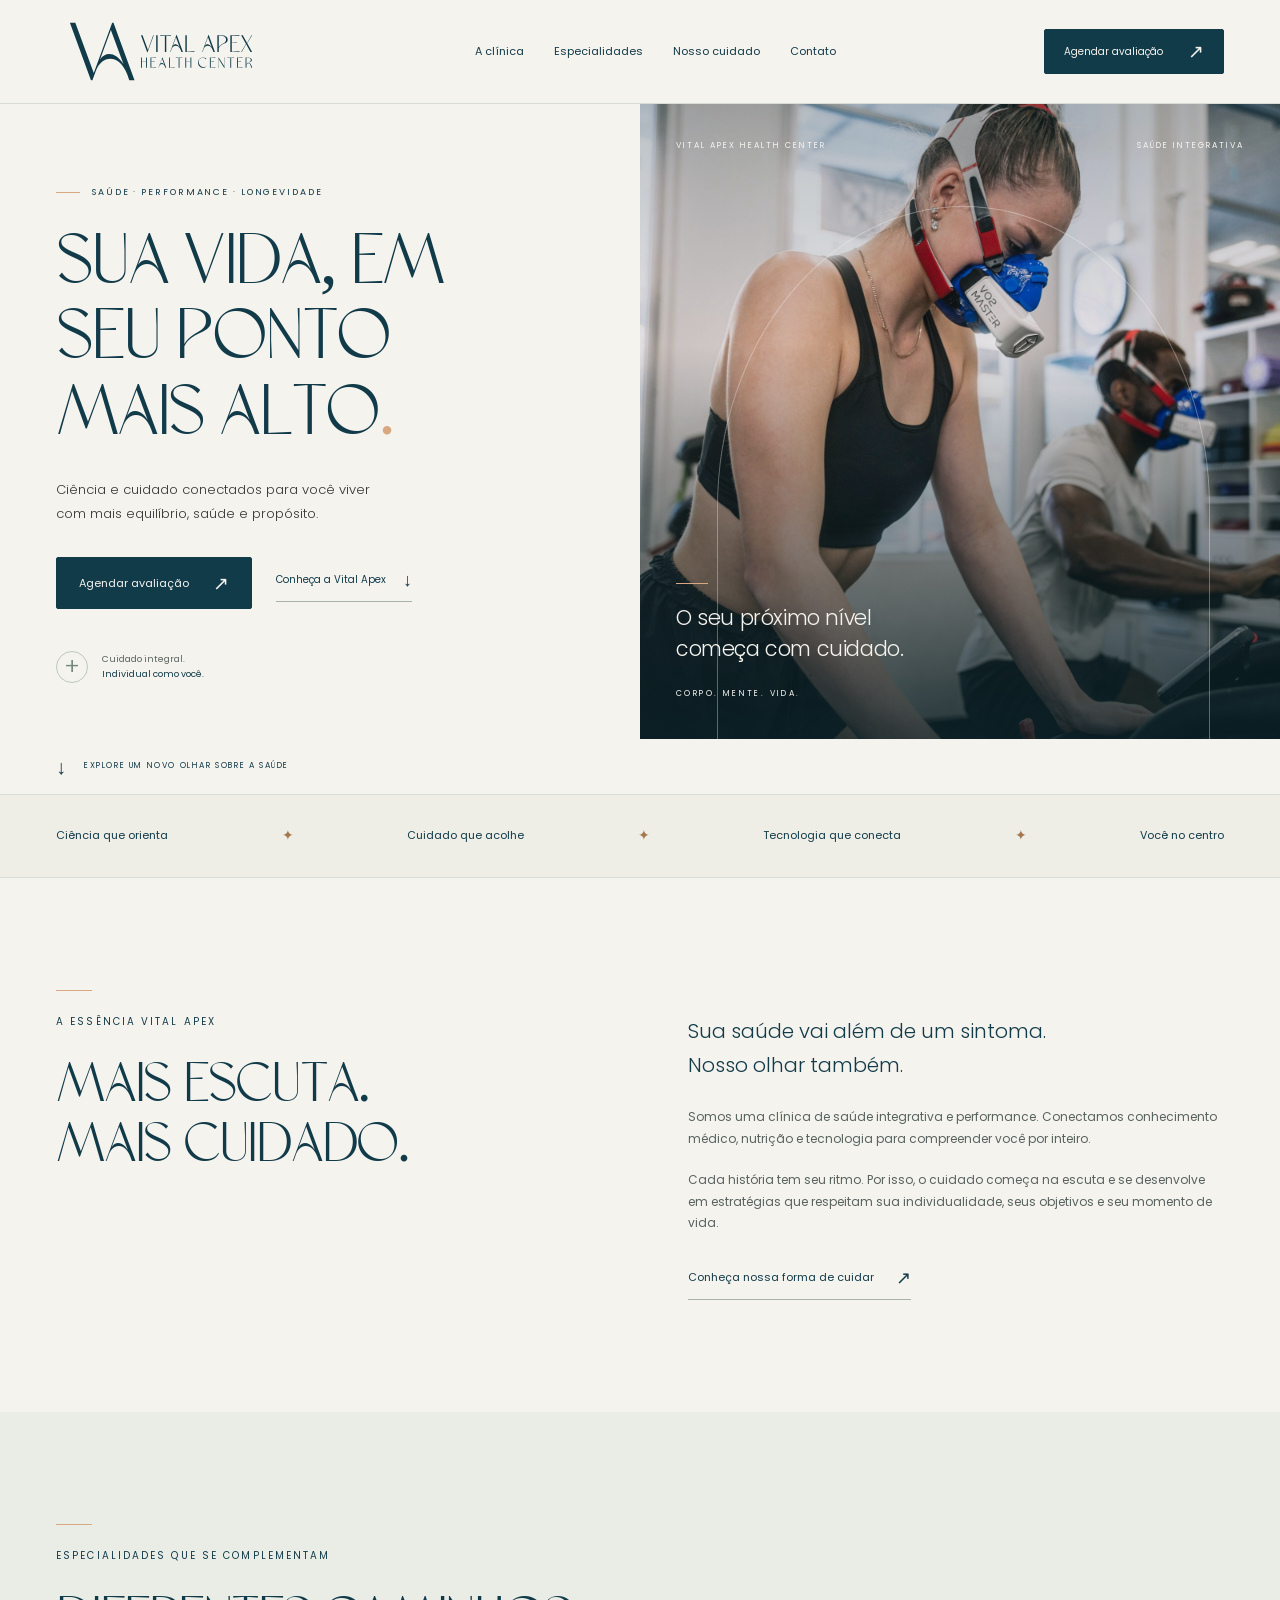
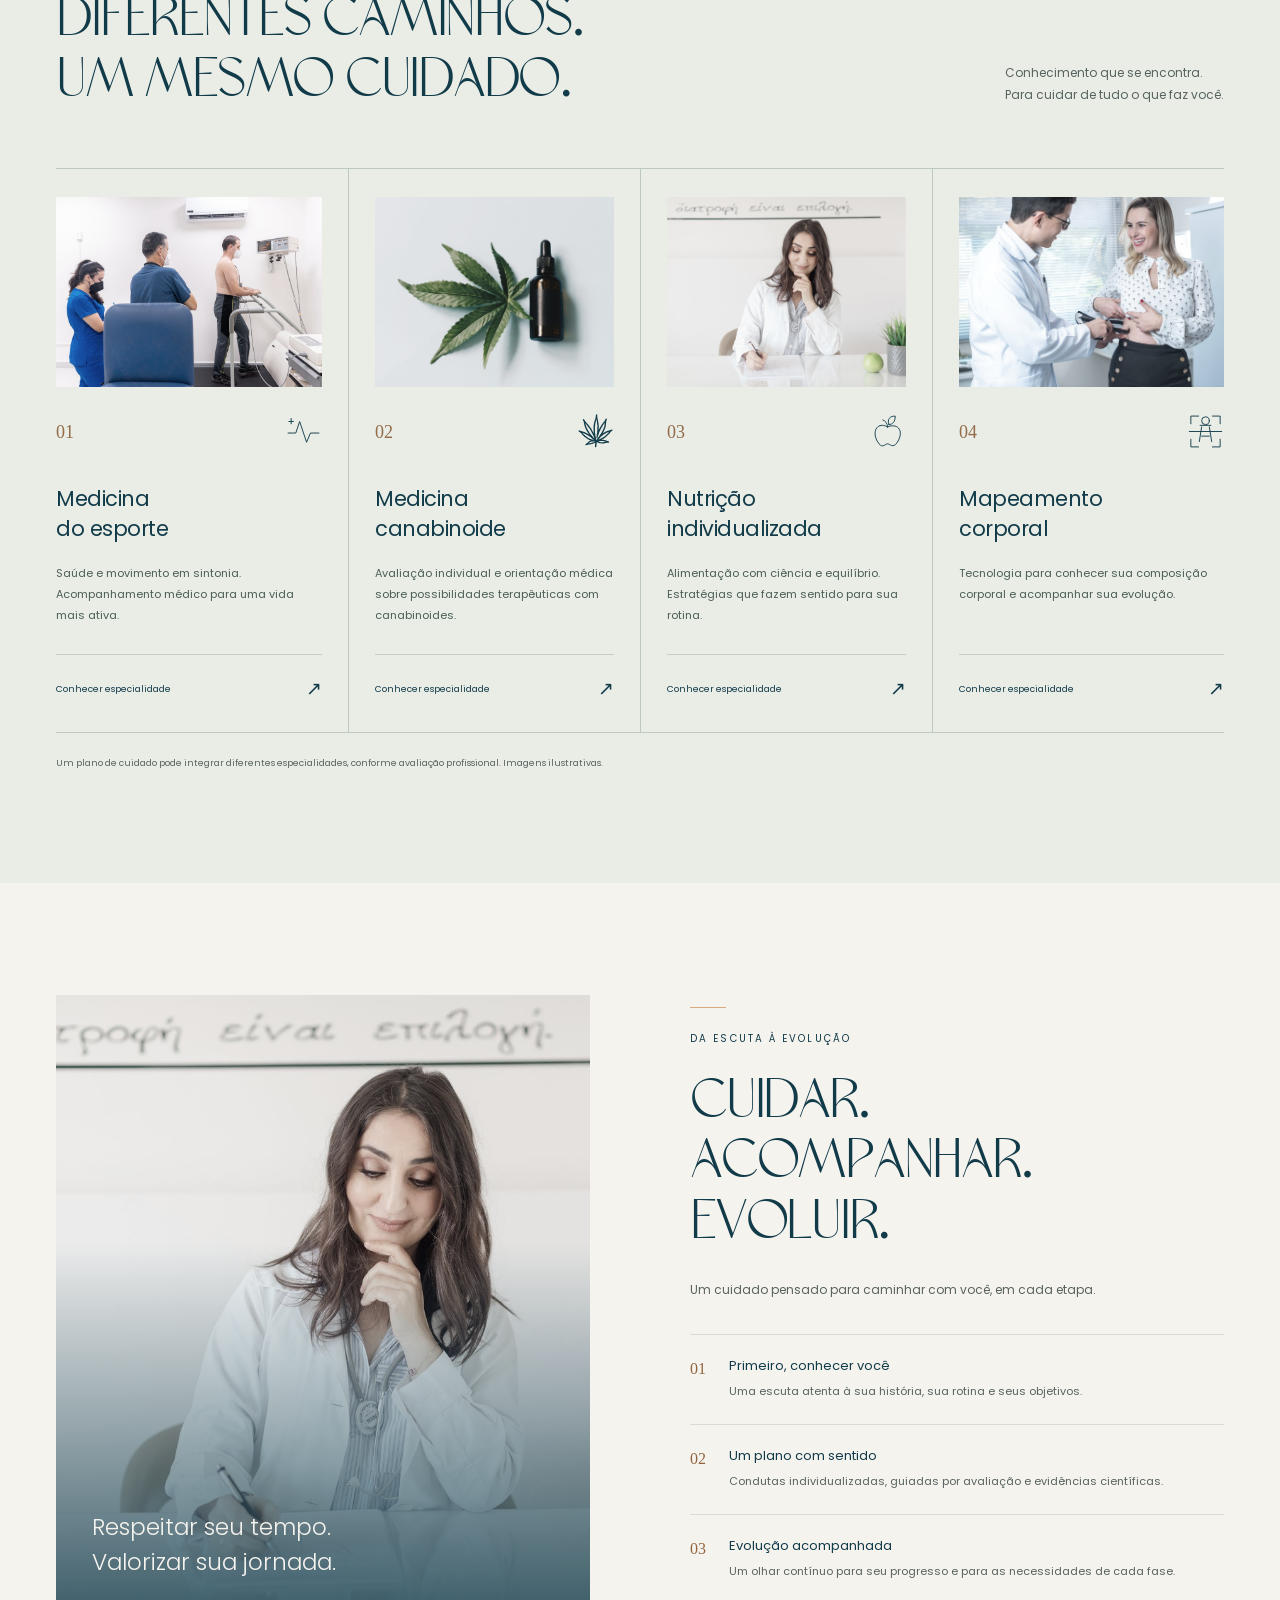
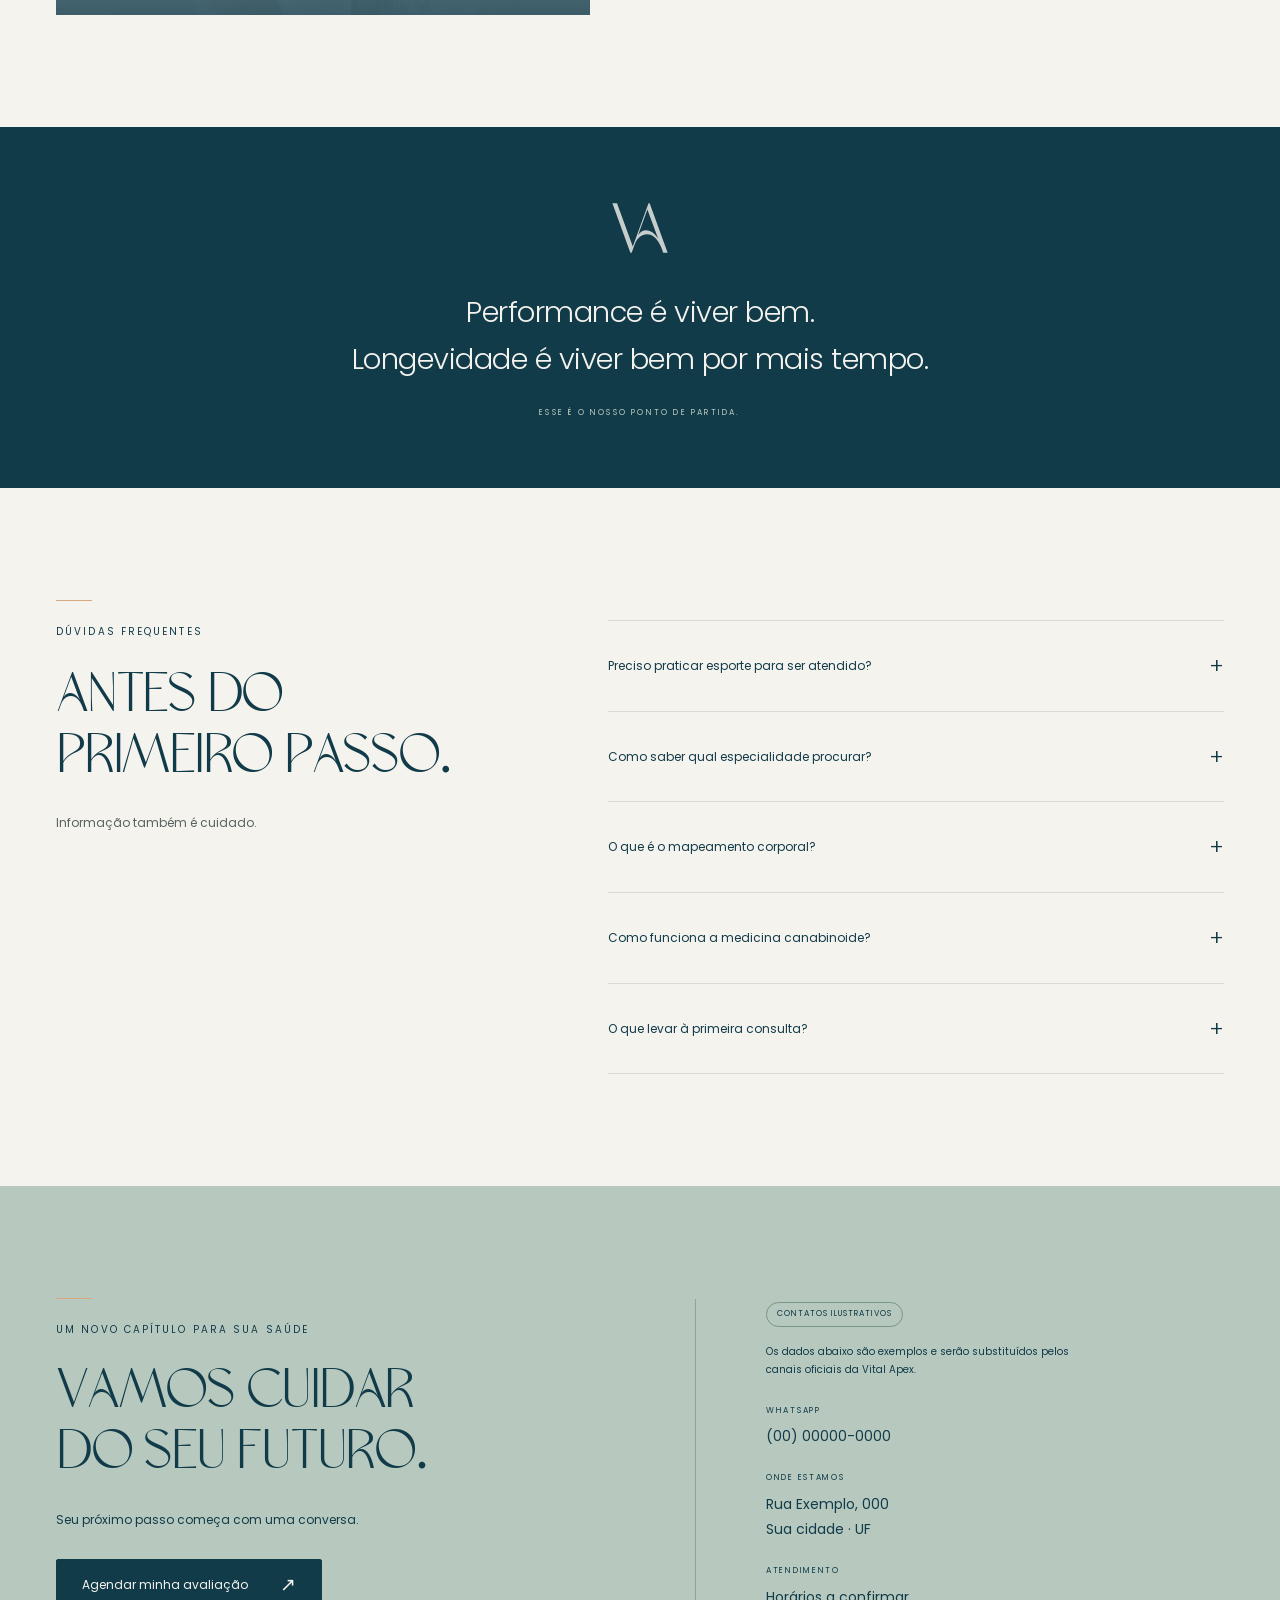
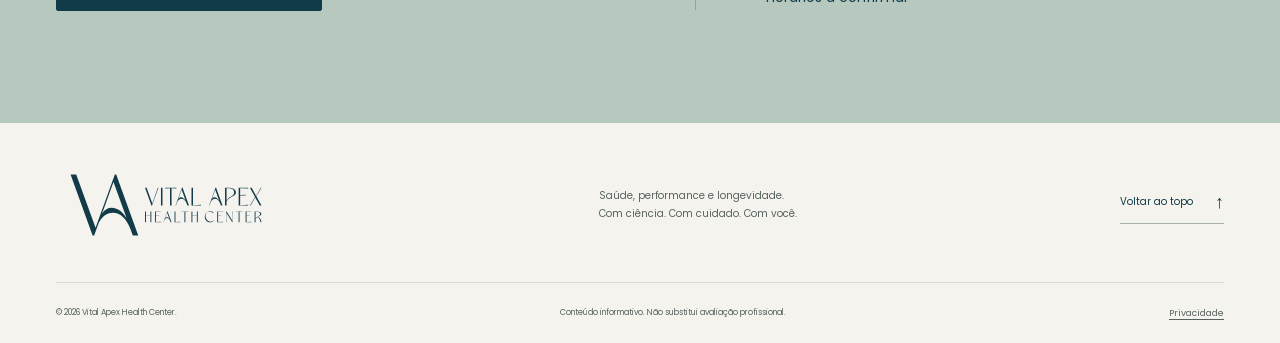
<file: index.html>
<!doctype html>
<html lang="pt-BR">
<head>
  <meta charset="UTF-8">
  <meta name="viewport" content="width=device-width, initial-scale=1">
  <meta name="theme-color" content="#123B4A">
  <meta name="description" content="Vital Apex Health Center. Saúde integrativa, medicina do esporte, medicina canabinoide, nutrição e mapeamento corporal. Ciência e cuidado para viver melhor.">
  <title>Vital Apex — Saúde, performance e longevidade</title>
  <link rel="icon" href="assets/favicon-32.png" type="image/png">
  <link rel="preload" href="assets/amoera-brand.ttf" as="font" type="font/ttf" crossorigin>
  <link rel="preload" href="assets/poppins-regular.ttf" as="font" type="font/ttf" crossorigin>
  <link rel="stylesheet" href="styles.css">
  <script src="script.js" defer></script>
</head>
<body>
  <a class="skip-link" href="#conteudo">Pular para o conteúdo</a>
  <header class="header">
    <div class="container header-inner">
      <a class="brand" href="#inicio" aria-label="Vital Apex, início"><img src="assets/logo-horizontal.svg" width="210" height="86" alt="Vital Apex Health Center"></a>
      <button class="menu-toggle" type="button" aria-expanded="false" aria-controls="navigation" aria-label="Abrir menu"><span></span><span></span></button>
      <nav id="navigation" aria-label="Navegação principal">
        <a href="#filosofia">A clínica</a><a href="#especialidades">Especialidades</a><a href="#cuidado">Nosso cuidado</a><a href="#contato">Contato</a>
      </nav>
      <button class="button header-cta" type="button" data-book>Agendar avaliação <span aria-hidden="true">↗</span></button>
    </div>
  </header>

  <main id="conteudo">
    <section class="hero" id="inicio" aria-labelledby="hero-title">
      <div class="hero-copy">
        <p class="eyebrow"><span></span> SAÚDE · PERFORMANCE · LONGEVIDADE</p>
        <h1 id="hero-title">Sua vida, em<br>seu ponto<br>mais alto<span class="gold">.</span></h1>
        <p class="hero-description">Ciência e cuidado conectados para você viver<br class="desktop-break"> com mais equilíbrio, saúde e propósito.</p>
        <div class="hero-actions"><button class="button" type="button" data-book>Agendar avaliação <span aria-hidden="true">↗</span></button><a class="text-link" href="#filosofia">Conheça a Vital Apex <span aria-hidden="true">↓</span></a></div>
        <div class="hero-note"><span class="small-cross" aria-hidden="true">+</span><p>Cuidado integral.<br><strong>Individual como você.</strong></p></div>
      </div>
      <div class="hero-visual">
        <img class="hero-image" src="assets/esporte-performance-vo2.jpg" alt="Atleta em bicicleta ergométrica com máscara de análise de consumo de oxigênio durante avaliação de performance" width="1600" height="2000" fetchpriority="high">
        <div class="hero-shade"></div><div class="hero-arc" aria-hidden="true"></div>
        <div class="image-topline"><span>VITAL APEX HEALTH CENTER</span><span>SAÚDE INTEGRATIVA</span></div>
        <div class="image-caption"><span class="caption-line"></span><p>O seu próximo nível<br>começa com cuidado.</p><span class="image-coordinate">CORPO. MENTE. VIDA.</span></div>
      </div>
      <a class="scroll-cue" href="#filosofia"><span aria-hidden="true">↓</span> EXPLORE UM NOVO OLHAR SOBRE A SAÚDE</a>
    </section>

    <div class="values-strip" aria-label="Pilares Vital Apex"><div class="container"><span>Ciência que orienta</span><i aria-hidden="true">✦</i><span>Cuidado que acolhe</span><i aria-hidden="true">✦</i><span>Tecnologia que conecta</span><i aria-hidden="true">✦</i><span>Você no centro</span></div></div>

    <section class="intro section container" id="filosofia" aria-labelledby="intro-title">
      <div><p class="eyebrow line">A ESSÊNCIA VITAL APEX</p><h2 id="intro-title">Mais escuta.<br>Mais cuidado.</h2></div>
      <div class="intro-copy"><p class="lead">Sua saúde vai além de um sintoma.<br>Nosso olhar também.</p><p>Somos uma clínica de saúde integrativa e performance. Conectamos conhecimento médico, nutrição e tecnologia para compreender você por inteiro.</p><p>Cada história tem seu ritmo. Por isso, o cuidado começa na escuta e se desenvolve em estratégias que respeitam sua individualidade, seus objetivos e seu momento de vida.</p><a class="text-link" href="#cuidado">Conheça nossa forma de cuidar <span aria-hidden="true">↗</span></a></div>
    </section>

    <section class="specialties section" id="especialidades" aria-labelledby="specialties-title">
      <div class="container"><div class="section-heading"><div><p class="eyebrow line">ESPECIALIDADES QUE SE COMPLEMENTAM</p><h2 id="specialties-title">Diferentes caminhos.<br>Um mesmo cuidado.</h2></div><p>Conhecimento que se encontra.<br>Para cuidar de tudo o que faz você.</p></div>
      <div class="specialty-grid">
        <article class="specialty"><img class="specialty-photo" src="assets/esporte-avaliacao-medica.jpg" alt="Equipe médica monitorando paciente na esteira durante teste de esforço" width="600" height="450" loading="lazy"><div class="card-top"><span class="number">01</span><svg viewBox="0 0 48 48" fill="none" aria-hidden="true"><path d="M4 26h10l5-15 9 27 5-12h11M8 7v7m-3-3h6"/></svg></div><h3>Medicina<br>do esporte</h3><p>Saúde e movimento em sintonia. Acompanhamento médico para uma vida mais ativa.</p><button class="specialty-more" type="button" data-specialty="esporte">Conhecer especialidade <span aria-hidden="true">↗</span></button></article>
        <article class="specialty"><img class="specialty-photo" src="assets/cannabis-medicinal-claro.jpg" alt="Folha de cannabis e frasco com conta-gotas sobre fundo claro, referência à medicina canabinoide" width="600" height="450" loading="lazy"><div class="card-top"><span class="number">02</span><svg viewBox="-18 -18 636 676.187" fill="none" aria-hidden="true"><path vector-effect="non-scaling-stroke" d="M300.179 586.001c5.449-32.732 7.49-77.446 3.821-77.446-.944 0-4.725 1.926-8.403 4.279-8.827 5.649-31.671 17.742-33.515 17.742-.799 0-1.897-.794-2.44-1.765-.834-1.49-2.655-.92-11.683 3.654-9.363 4.744-11.022 5.244-13.32 4.014-2.265-1.212-3.805-.839-11.233 2.72-9.454 4.531-10.587 4.759-13.765 2.774-1.768-1.104-3.088-.813-7.228 1.591-8.22 4.774-10.077 5.03-10.96 1.514-.416-1.658-1.085-2.834-1.487-2.614-6.887 3.763-13.382 5.962-18.116 6.133-6.595.238-13.432 2.224-30.5 8.859-6.576 2.556-12.195 4.409-12.487 4.117-1.373-1.373 1.733-4.492 13.33-13.387l14.729-11.631c1.198-1.102 3.467-2.899 5.043-3.992s2.88-3.156 2.898-4.596c.025-2.007 1.586-3.385 6.766-5.974 4.247-2.123 6.218-3.685 5.336-4.229-2.637-1.63-.054-4.351 6.438-6.78 3.574-1.337 7.521-2.431 8.772-2.431 2.596 0 2.737-.448 1.101-3.505-1.03-1.925-.569-2.364 3.767-3.592 2.717-.769 7.916-1.443 11.553-1.497 6.142-.092 6.568-.274 5.995-2.562-.575-2.296-.042-2.515 7.875-3.225 4.729-.424 10.208-.254 12.363.384 3.102.918 3.752.836 3.273-.414-.949-2.473 5.13-3.088 23.554-2.38l16.822.646-11.59-4.105c-10.971-3.886-35.868-11.604-46.685-14.472-2.728-.723-4.767-1.682-4.53-2.131.859-1.626-3.36-4.3-7.318-4.639-2.229-.191-8.567-1.149-14.085-2.129-8.427-1.497-10.163-2.183-10.847-4.289-.448-1.379-.754-3.077-.68-3.773s-4.387-2.215-9.913-3.374c-10.702-2.246-14.931-4.906-13.744-8.646.547-1.723-.082-2.31-3.128-2.918-10.626-2.123-15.786-4.187-17.673-7.066-1.854-2.83-1.852-3.131.041-5.223 1.713-1.893 1.747-2.22.233-2.22-.977 0-5.52-.846-10.097-1.879-6.235-1.408-8.773-2.569-10.125-4.633-1.692-2.583-1.634-2.896.935-5.036 1.507-1.255 2.348-2.365 1.87-2.466l-1.739-.342c-4.949-.902-19.158-7.281-21.302-9.564-2.672-2.845-2.687-2.968-.541-4.537 2.169-1.586 2.169-1.626 0-2.381-5.859-2.039-12.76-5.367-14.623-7.054-2.216-2.006-2.831-6.151-.912-6.151 3.094 0 .466-2.019-5.781-4.441-3.817-1.48-8.032-4.08-9.367-5.777l-2.427-3.086 2.427-1.612c2.32-1.54 2.082-1.813-5.394-6.182-8.49-4.961-9.838-6.334-8.969-9.133.369-1.187-.535-2.338-2.56-3.261-4.917-2.24-12.051-8.313-11.705-9.964.459-2.19-12.951-12.541-26.833-20.713-9.082-5.346-11.448-7.204-9.535-7.485 1.4-.206 5.271.51 8.603 1.59 7.101 2.302 30.663 11.618 33.539 13.261 1.09.623 2.731.845 3.646.494s4.978 1.088 9.028 3.198l8.234 4.231c.478.217.869-.431.869-1.44s.287-1.835.637-1.835c1.441 0 8.344 4.021 12.471 7.265 4.314 3.391 4.43 3.414 5.061 1 .355-1.358 1.059-2.47 1.563-2.47 1.391 0 13.594 10.18 14.217 11.859.311.838 1.102.067 1.843-1.796l1.298-3.265 3.766 2.66c2.071 1.463 6.219 5.1 9.217 8.082l5.451 5.423 1.303-3.947c.717-2.171 1.58-3.947 1.92-3.947 1.155 0 13.678 11.816 17.34 16.361l3.649 4.528 1.217-3.491c.669-1.92 1.706-3.491 2.303-3.491 1.575 0 15.266 14.892 16.374 17.811.909 2.395.984 2.373 2.416-.716.813-1.753 2.117-3.187 2.897-3.187 1.761 0 15.576 14.627 15.64 16.558.026.773.825-.028 1.776-1.781s2.118-3.187 2.593-3.187c1.218 0 12.299 12.748 15.136 17.414l2.362 3.883 1.184-3.115c.651-1.713 1.661-3.115 2.243-3.115 1.328 0 15.21 18.279 15.266 20.101.023.737.675.201 1.449-1.191s1.751-2.696 2.171-2.898c.919-.44 14.381 16.772 16.873 21.574 1.753 3.377 1.77 3.382 3.119.86 1.342-2.507 1.404-2.486 5.496 1.82 2.277 2.395 6.245 7.073 8.818 10.394 4.991 6.441 19.086 19.942 25.763 24.677l4.041 2.865-2.592-3.64c-1.426-2.002-2.592-3.98-2.592-4.394s-2.046-3.767-4.548-7.451c-4.709-6.934-13.285-15.912-27.408-28.692-4.508-4.079-8.866-9.101-9.684-11.159-1.359-3.417-3.426-5.361-15.985-15.036-3.403-2.622-7.28-7.787-7.28-9.701 0-.246.913-.474 2.028-.508 1.627-.049 1.461-.45-.836-2.028-9.801-6.733-19.078-14.459-20.383-16.975-1.315-2.535-1.258-3.073.424-4.014 1.068-.598 1.686-1.3 1.372-1.561s-4.221-2.998-8.683-6.084c-10.315-7.132-14.724-12.161-10.663-12.161.829 0 2.101-.594 2.827-1.321.988-.988-.34-2.395-5.274-5.59-6.299-4.078-14.128-11.762-14.128-13.867 0-.546 1.304-1.32 2.898-1.72s2.898-1.148 2.898-1.663-3.183-3.242-7.073-6.06-7.794-6.52-8.677-8.225c-1.546-2.989-1.478-3.129 1.857-3.862 4.423-.971 4.36-1.878-.306-4.415-5.014-2.726-15.967-12.6-15.95-14.379.008-.776 1.357-2.115 2.998-2.976l2.985-1.564-4.779-3.162c-5.832-3.86-13.94-11.081-13.94-12.416 0-.538 1.983-1.572 4.406-2.298l4.406-1.32-10.201-10.056c-5.61-5.531-10.201-10.898-10.201-11.926 0-1.219 1.41-2.135 4.051-2.63l4.051-.76-7.334-7.192c-9.135-8.959-10.08-11.067-5.381-12.007 1.899-.38 3.454-.884 3.454-1.119s-2.558-3.603-5.685-7.483c-5.846-7.255-7.87-11.488-5.507-11.519.737-.01 2.106-.502 3.042-1.094 1.445-.914 1.349-1.391-.639-3.17-3.812-3.41-8.596-10.28-8.596-12.344 0-1.292.981-1.919 3.001-1.919h3.001l-3.056-3.632c-3.615-4.297-7.581-11.77-7.581-14.287 0-.993.996-1.785 2.245-1.785 2.102 0 2.028-.48-1.159-7.508-3.488-7.693-4.461-12.985-2.121-11.539.855.528 1.033.006.535-1.564-.411-1.297-1.738-5.925-2.947-10.287s-5.362-14.813-9.228-23.228-7.029-15.666-7.029-16.116c0-2.308 5.831 5.154 15.873 20.314 6.155 9.292 12.356 17.999 13.778 19.348s3.979 5.397 5.682 8.995 3.599 6.23 4.214 5.85 1.92-.028 2.898.784c2.176 1.806 6.76 10.807 7.894 15.501l.833 3.449 2.059-2.73 2.059-2.73 1.81 2.583c.995 1.421 2.767 5.657 3.938 9.413 2.119 6.8 3.398 8.014 5.852 5.559.709-.709 1.793-.979 2.409-.598 1.679 1.038 5.214 8.902 5.96 13.259l.657 3.838 2.751-2.568c2.671-2.493 2.789-2.503 4.026-.361 2.577 4.461 6.408 14.736 7.165 19.22l.779 4.612 2.565-2.41c1.411-1.325 3.142-2.41 3.846-2.41 1.362 0 4.944 13.957 4.944 19.265v3.161l2.991-2.81c2.895-2.72 3.042-2.74 4.589-.625.879 1.202 1.926 4.375 2.327 7.052 1.092 7.279 2.176 8.532 5.097 5.888 1.318-1.193 2.638-1.926 2.935-1.629 1.213 1.213 6.186 15.822 6.946 20.406.449 2.709 1.129 4.926 1.51 4.926s1.898-1.132 3.371-2.516 3.004-2.19 3.402-1.792c1.212 1.212 3.884 13.881 3.903 18.506.019 4.615 1.137 5.449 3.495 2.608.794-.956 1.86-1.739 2.37-1.739 1.251 0 3.223 6.228 4.97 15.694 1.336 7.24 1.581 7.672 3.342 5.91 1.045-1.045 2.143-1.901 2.439-1.901 1.115 0 6.945 19.377 7.618 25.319l.702 6.196 3.19-2.515c2.378-1.875 3.314-2.125 3.676-.98l4.15 12.838c2.016 6.217 4.013 13.697 4.438 16.624l.773 5.321 3.132-2.466 3.132-2.466 1.144 4.387c2.792 10.701 4.623 18.656 5.345 23.221.772 4.881 2.008 6.137 3.563 3.622 1.033-1.672 3.092 4.195 7.371 21.007 3.075 12.083 9.353 28.953 15.311 41.145l2.266 4.636-.536-9.272c-.303-5.244-1.807-13.3-3.461-18.544-1.608-5.1-3.728-13.184-4.709-17.965-1.551-7.555-1.566-8.857-.116-9.95 1.045-.787 1.26-1.666.577-2.349-1.073-1.073-9.258-23.89-9.258-25.807 0-.538 1.252-.74 2.782-.447l2.782.532-4.461-11.087c-2.454-6.098-4.807-12.929-5.229-15.18-.72-3.837-.578-4.094 2.259-4.094 1.665 0 3.027-.163 3.027-.363s-1.272-2.999-2.826-6.22c-2.581-5.351-6.446-18.008-6.446-21.111 0-.705 1.62-1.281 3.601-1.281 2.982 0 3.454-.349 2.747-2.028-2.83-6.723-7.503-19.652-8.123-22.474-.696-3.168-.544-3.314 3.45-3.314h4.178l-1.64-3.187c-1.972-3.834-6.533-18.373-6.533-20.826 0-1.288.927-1.612 3.527-1.23 2.889.424 3.379.186 2.708-1.317-1.683-3.771-6.036-17.04-6.819-20.791l-.812-3.889 4.929.833c4.518.763 4.852.652 3.998-1.327-2.927-6.784-5.26-14.91-5.938-20.679l-.772-6.568 4.143.777 4.143.777-2.787-6.778c-1.533-3.728-2.799-8.538-2.814-10.689-.026-3.762.111-3.884 3.572-3.192 3.054.611 3.485.423 2.847-1.241-5.227-13.622-5.2-17.324.126-16.789l3.64.366-1.754-5.002c-.965-2.751-1.828-7.609-1.919-10.797l-.165-5.795 4.462.269c3.84.231 4.342-.011 3.599-1.739-.475-1.104-1.114-6.902-1.42-12.884l-.557-10.877 4.192.786c4.137.776 4.177.746 3.043-2.237-1.419-3.732-1.472-12.16-.09-14.342.563-.89 1.859-1.297 2.88-.906 1.572.603 1.855-.331 1.855-6.111 0-7.794.764-10.569 2.704-9.822.96.37 1.236-1.367.949-5.983-.382-6.156-.274-6.462 2.028-5.732 2.233.709 2.432.329 2.432-4.636 0-2.975.728-7.052 1.619-9.06s2.222-9.129 2.959-15.822c1.551-14.075 4.421-34.936 5.502-39.986l.744-3.477.847 2.898c.466 1.594.899 9.389.963 17.324.14 17.503 2.292 40.939 3.849 41.926.624.396.952 3.65.729 7.232-.368 5.913-.207 6.449 1.751 5.826 2.003-.637 2.126-.024 1.733 8.641-.398 8.762-.283 9.313 1.9 9.101 2.093-.203 2.323.465 2.321 6.728-.001 3.825-.434 8.148-.962 9.607-.884 2.446-.712 2.591 2.205 1.859l3.164-.794-.614 9.836c-.337 5.41-1.233 10.992-1.989 12.406-1.328 2.481-1.232 2.543 2.758 1.795l4.133-.775v4.512c0 4.265-2.052 13.439-4.069 18.19-.934 2.201-.01 2.172 6.271-.194 1.324-.499 1.508.756.996 6.823-.345 4.089-1.426 9.713-2.404 12.498l-1.777 5.063 4.029-.654c2.773-.45 4.213-.173 4.62.888.509 1.327-2.983 12.911-5.912 19.614-.842 1.927-.551 2.072 2.708 1.357 3.54-.778 3.651-.682 3.651 3.165 0 4.63-3.634 15.768-7.012 21.494-2.837 4.809-2.375 5.529 2.463 3.842l3.683-1.284-.555 5.779c-.305 3.178-2.166 9.029-4.135 13.001s-3.422 7.38-3.229 7.573 1.745-.18 3.45-.828c6.607-2.512 5.096 5.484-4.885 25.865-.267.545 1.141.634 3.129.198 3.484-.765 3.614-.655 3.595 3.065-.011 2.122-1.827 8.292-4.037 13.711l-4.037 10.141c-.011.159 1.326.29 2.97.29 2.761 0 2.93.288 2.207 3.767-.43 2.072-2.558 7.507-4.728 12.079s-3.946 8.565-3.946 8.874 1.043.289 2.318-.045c3.652-.955 2.973 4.738-1.739 14.569-2.231 4.656-4.057 8.693-4.057 8.972s1.304.18 2.898-.22c2.404-.603 2.898-.311 2.898 1.716 0 1.344.522 2.444 1.159 2.444s1.159-2.608 1.159-5.795c0-4.273.439-5.795 1.67-5.795.919 0 1.992.522 2.386 1.159 1.768 2.861 3.93 1.046 3.796-3.187-.163-5.142 1.431-22.517 2.179-23.747.286-.471 1.718-.072 3.181.887l2.661 1.744.691-11.345c.778-12.767 1.561-15.773 3.867-14.835l3.073 1.252c1.102.45 1.865-2.598 2.963-11.849.814-6.85 1.744-12.72 2.068-13.044s2.05.25 3.836 1.275l3.247 1.864.777-9.419c.427-5.181 1.31-11.414 1.961-13.851l1.184-4.432 3.836 2.926 3.836 2.926.74-6.295c.971-8.261 2.862-16.937 4.14-18.996.87-1.401 1.47-1.354 4.019.316l2.996 1.963.006-4.373c.004-2.405.554-6.459 1.222-9.009 2.145-8.181 2.059-8.064 4.392-5.953 3.239 2.931 4.81 2.288 4.81-1.967 0-5.008 2.409-16.999 3.416-16.999.428 0 1.79.766 3.027 1.702 3.338 2.525 3.594 2.274 3.812-3.73.224-6.171 3.233-17.675 4.623-17.675.498 0 1.918.766 3.155 1.702 3.236 2.447 3.988 2.182 3.995-1.412.009-4.261 1.964-10.783 4.055-13.525 1.6-2.098 1.82-2.113 3.871-.257 2.089 1.891 2.201 1.771 2.865-3.072.38-2.772 1.243-6.492 1.918-8.268 1.192-3.134 1.311-3.173 4.107-1.341s2.88 1.805 2.88-.941c0-1.555 1.061-5.304 2.359-8.331 1.795-4.188 2.681-5.18 3.709-4.153 1.996 1.996 3.205 1.645 3.205-.929 0-1.253.881-4.126 1.957-6.383 1.467-3.077 2.483-3.938 4.057-3.438 1.339.425 2.099.083 2.099-.945 0-.886 2.259-5.224 5.02-9.64 7.981-12.763 14.683-24.316 14.683-25.309 0-1.788 8.612-14.835 9.008-13.647.482 1.447-2.028 10.031-5.435 18.582-3.863 9.696-10.665 36.634-9.361 37.072 1.856.622 1.331 5.147-1.166 10.045-2.773 5.438-2.748 5.216-.58 5.216 2.984 0 2.118 3.079-5.018 17.839-.275.568.873.689 2.549.268 2.77-.695 3.049-.456 3.049 2.612 0 1.858-1.993 7.344-4.43 12.192l-4.43 8.814h3.271c2.679 0 3.271.503 3.271 2.78 0 3.066-5.561 14.285-9.911 19.997-2.957 3.882-2.256 5.039 3.052 5.039 4.825 0 2.209 5.942-6.632 15.067l-6.176 6.375 4.018 1.176 4.018 1.176-2.406 4.039c-1.323 2.221-5.047 6.747-8.275 10.056l-5.869 6.017 3.116.782c4.403 1.105 3.186 4.271-4.579 11.911-3.456 3.401-6.284 6.399-6.284 6.664s1.078.482 2.396.482c4.547 0 .663 7.369-7.136 13.541l-4.737 3.749 3 .753c1.65.414 3 1.252 3 1.863 0 1.397-2.385 5.981-3.513 6.752-.466.319-3.323 2.868-6.349 5.666-4.655 4.304-5.21 5.25-3.607 6.147 2.813 1.574.746 4.721-9.469 14.421-7.862 7.465-8.467 8.345-6.223 9.058 2.329.739 2.379.995.795 4.059-.93 1.799-5.098 6.262-9.263 9.918-7.721 6.779-8.983 8.683-5.755 8.683 3.564 0 .387 5.142-8.865 14.349-5.048 5.023-9.178 9.326-9.178 9.562s.782.428 1.739.428c1.978 0 2.328 1.817.561 2.909-.648.4-.909 1.164-.579 1.697s-3.542 4.463-8.603 8.734-9.704 9.145-10.318 10.831-5.058 7.76-9.874 13.497c-11.536 13.741-31.726 43.416-25.629 37.668 11.939-11.255 23.141-23.602 28.445-31.353 7.97-11.647 8.935-12.602 10.482-10.371.88 1.269 1.361 1.358 1.78.328 2.011-4.933 7.604-14.089 12.577-20.59 4.82-6.301 6.012-7.281 7.082-5.826 1.751 2.38 2.402 2.204 3.184-.859.366-1.434 2.783-5.416 5.371-8.848s5.213-7.083 5.834-8.113c1.022-1.696 1.285-1.67 2.79.271 1.552 2.002 1.852 1.772 4.548-3.477 1.588-3.091 4.476-7.446 6.419-9.677 3.594-4.127 4.07-4.085 6.478.579.357.692.874.565 1.282-.314.603-1.298 12.724-18.572 13.967-19.905.264-.283 1.592.597 2.951 1.955l2.47 2.47 2.423-4.478c2.67-4.933 10.375-13.92 11.936-13.92.544 0 1.616 1.658 2.381 3.685l1.391 3.685 3.21-4.751c3.921-5.803 11.622-14.209 13.018-14.209.562 0 1.625 1.825 2.361 4.057 1.479 4.482 2.961 5.191 4.001 1.914.734-2.312 17.147-17.56 18.902-17.56.585 0 1.717 1.433 2.514 3.184 1.447 3.176 1.455 3.178 3.384.796 2.628-3.245 16.5-13.252 18.37-13.252.829 0 1.507.956 1.507 2.125 0 3.492 1.242 3.693 4.247.688 2.846-2.846 13.166-8.608 15.418-8.608.659 0 1.198.863 1.198 1.918 0 1.728.201 1.743 2.028.149 3.068-2.676 7.488-4.756 10.721-5.044 1.594-.142 10.199-3.488 19.124-7.436 20.744-9.176 21.442-9.444 21.442-8.209 0 .563-3.521 3.787-7.823 7.164-11.233 8.816-24.077 21.062-23.886 22.775.199 1.784-7.965 8.98-13.367 11.781-3.907 2.026-3.916 2.049-1.448 3.777 2.37 1.66 2.389 1.824.422 3.603-1.133 1.026-5.074 3.244-8.758 4.931-6.095 2.79-6.509 3.206-4.605 4.622 3.096 2.302.917 4.969-7.622 9.331-8.823 4.507-9.334 4.99-6.783 6.418 4.257 2.383-2.232 7.65-14.663 11.901-2.028.694-2.05.898-.299 2.833 1.535 1.696 1.618 2.439.448 3.983-1.734 2.286-17.338 10.099-20.241 10.136-1.731.022-1.622.363.683 2.136 5.566 4.281-.671 9.852-14.624 13.063-6.345 1.46-7.365 2.489-4.215 4.252 3.863 2.162-.19 5.553-11.388 9.527-15.596 5.534-15.467 5.452-12.962 8.219 1.968 2.175 1.954 2.364-.348 4.666-1.593 1.593-6.006 3.139-13.132 4.601-9.647 1.979-13.686 4.007-13.841 6.95-.02.387-4.6 2.416-10.178 4.51s-11.254 4.995-12.614 6.448c-3.416 3.649-8.054 5.852-34.036 16.172-12.43 4.937-25.469 10.486-28.975 12.331-5.824 3.064-6.024 3.294-2.318 2.656 2.231-.384 9.38-2.194 15.886-4.022 17.317-4.866 20.044-5.27 20.044-2.971 0 1.693.277 1.715 2.608.202 2.083-1.352 10.791-3.347 19.993-4.58.637-.085.989 1.058.782 2.54-.348 2.482-.166 2.582 2.297 1.264 2.376-1.271 17.573-5.627 19.812-5.678.478-.011.869 1.079.869 2.422 0 1.848.492 2.253 2.026 1.665 4.177-1.603 13.196-3.137 14.807-2.518.951.365 1.374 1.42.98 2.446-.567 1.477-.195 1.616 2.048.767 1.507-.57 5.55-1.421 8.985-1.891l6.245-.854-.578 3.021-.578 3.021 7.951-.739c7.586-.705 7.951-.625 7.951 1.745 0 2.281.607 2.484 7.405 2.484 6.341 0 7.382.291 7.244 2.028-.089 1.116.495 1.897 1.297 1.736s3.67.201 6.375.805 6.738 1.417 8.964 1.807 4.469 1.462 4.983 2.382 1.862 1.673 2.993 1.673c5.499 0 29.973 10.6 31.983 13.852.3.485-9.812.826-22.469.759-20.395-.109-23.27.108-25.265 1.906-1.492 1.344-4.149 2.028-7.88 2.028-4.154 0-6.32.649-8.265 2.476-2.303 2.164-4.036 2.483-13.73 2.528-9.413.044-11.049.327-10.796 1.87.828 5.049-3.002 5.79-14.716 2.848-6.896-1.732-7.576-1.728-9.364.061-2.174 2.174-6.437 1.69-13.232-1.502-2.528-1.188-7.114-1.917-12.17-1.935-8.821-.032-29.837-5.798-59.11-16.217-11.333-4.034-16.167-5.223-19.503-4.798-8.164 1.04-9.18-2.557-10.02 20.649-.809 22.346-3.632 47.113-8.204 71.979-5.674 4.843-3.986-5.86-3.159-10.944zm13.415-89.228c-2.129-1.382-11.687-.835-10.265.587.616.616 2.709 1.074 4.651 1.019s3.531.45 3.531 1.123c0 .744.702.641 1.793-.265 1.434-1.19 1.492-1.684.29-2.464zm14.574-68.241c.968-1.94 2.084-5.983 2.48-8.982l.719-5.454-3.323 6.375c-1.848 3.544-3.108 7.532-2.839 8.982.626 3.372.858 3.3 2.963-.92zm8.823-33.57c1.995 1.068 2.181.519 2.534-7.48.21-4.748-.055-8.194-.588-7.658-2.146 2.158-8.511 18.409-6.981 17.821.95-.364 1.648.25 1.76 1.548.102 1.184.396.457.653-1.616.405-3.262.757-3.613 2.621-2.616z M299.854 492.43h17.749v10.02h-17.749v-10.02z"/></svg></div><h3>Medicina<br>canabinoide</h3><p>Avaliação individual e orientação médica sobre possibilidades terapêuticas com canabinoides.</p><button class="specialty-more" type="button" data-specialty="canabinoide">Conhecer especialidade <span aria-hidden="true">↗</span></button></article>
        <article class="specialty"><img class="specialty-photo" src="assets/nutricao-clinica.jpg" alt="Profissional de nutrição elaborando plano alimentar em consultório" width="600" height="450" loading="lazy"><div class="card-top"><span class="number">03</span><svg viewBox="0 0 48 48" fill="none" aria-hidden="true"><path d="M26 15c-3-7 1-11 8-11 0 7-3 11-8 11Zm-2 3C10 10 2 26 13 40c5 6 8 0 11 0s7 6 12-1c10-14 3-27-12-21Zm0 0c0-5-3-8-6-9"/></svg></div><h3>Nutrição<br>individualizada</h3><p>Alimentação com ciência e equilíbrio. Estratégias que fazem sentido para sua rotina.</p><button class="specialty-more" type="button" data-specialty="nutricao">Conhecer especialidade <span aria-hidden="true">↗</span></button></article>
        <article class="specialty"><img class="specialty-photo" src="assets/avaliacao-composicao-corporal.jpg" alt="Profissional realizando avaliação de composição corporal com adipômetro" width="600" height="450" loading="lazy"><div class="card-top"><span class="number">04</span><svg viewBox="0 0 48 48" fill="none" aria-hidden="true"><path d="M15 4H5v10M33 4h10v10M5 34v10h10m18 0h10V34M3 24h42M19 18l-3 19m13-19 3 19M19 30h10M17 16h14"/><circle cx="24" cy="10" r="5"/></svg></div><h3>Mapeamento<br>corporal</h3><p>Tecnologia para conhecer sua composição corporal e acompanhar sua evolução.</p><button class="specialty-more" type="button" data-specialty="mapeamento">Conhecer especialidade <span aria-hidden="true">↗</span></button></article>
      </div><p class="specialty-footnote">Um plano de cuidado pode integrar diferentes especialidades, conforme avaliação profissional. Imagens ilustrativas.</p></div>
    </section>

    <section class="care section container" id="cuidado" aria-labelledby="care-title">
      <div class="care-visual"><img src="assets/nutricao-clinica.jpg" alt="Profissional de nutrição analisando informações para um plano alimentar individual" width="1400" height="985" loading="lazy"><div class="care-image-caption">Respeitar seu tempo.<br>Valorizar sua jornada.</div></div>
      <div class="care-copy"><p class="eyebrow line">DA ESCUTA À EVOLUÇÃO</p><h2 id="care-title">Cuidar.<br>Acompanhar.<br>Evoluir.</h2><p>Um cuidado pensado para caminhar com você, em cada etapa.</p><ol class="care-steps"><li><span>01</span><div><h3>Primeiro, conhecer você</h3><p>Uma escuta atenta à sua história, sua rotina e seus objetivos.</p></div></li><li><span>02</span><div><h3>Um plano com sentido</h3><p>Condutas individualizadas, guiadas por avaliação e evidências científicas.</p></div></li><li><span>03</span><div><h3>Evolução acompanhada</h3><p>Um olhar contínuo para seu progresso e para as necessidades de cada fase.</p></div></li></ol></div>
    </section>

    <section class="manifesto" aria-label="Nossa filosofia"><div class="container"><img src="assets/monograma-branco.svg" alt="" width="90" height="90" loading="lazy"><p>Performance é viver bem.<br>Longevidade é viver bem por mais tempo.</p><span>ESSE É O NOSSO PONTO DE PARTIDA.</span></div></section>

    <section class="faq section container" aria-labelledby="faq-title"><div><p class="eyebrow line">DÚVIDAS FREQUENTES</p><h2 id="faq-title">Antes do<br>primeiro passo.</h2><p>Informação também é cuidado.</p></div><div class="faq-list">
      <details><summary>Preciso praticar esporte para ser atendido?<span aria-hidden="true">+</span></summary><p>Não. A medicina do esporte também pode apoiar quem deseja começar a se movimentar ou cuidar da saúde. A avaliação considera seu histórico e seus objetivos, seja qual for seu nível de atividade.</p></details>
      <details><summary>Como saber qual especialidade procurar?<span aria-hidden="true">+</span></summary><p>O primeiro passo é compartilhar o que você busca com a equipe de atendimento. Ela pode orientar sobre as especialidades disponíveis. A indicação de um tratamento depende de avaliação profissional.</p></details>
      <details><summary>O que é o mapeamento corporal?<span aria-hidden="true">+</span></summary><p>É uma avaliação da composição corporal que ajuda a compreender características do seu corpo e acompanhar mudanças ao longo do tempo. O profissional orientará sobre o método e o preparo necessário.</p></details>
      <details><summary>Como funciona a medicina canabinoide?<span aria-hidden="true">+</span></summary><p>Começa com uma consulta médica para avaliar seu histórico, necessidades e tratamentos atuais. A indicação de canabinoides, quando adequada, exige acompanhamento e segue as normas vigentes. Não há indicação automática nem garantia de resultado.</p></details>
      <details><summary>O que levar à primeira consulta?<span aria-hidden="true">+</span></summary><p>Leve um documento de identificação, exames recentes e a lista de medicamentos e suplementos em uso. Confirme com a equipe se sua avaliação exige algum preparo específico.</p></details>
    </div></section>

    <section class="contact section" id="contato" aria-labelledby="contact-title"><div class="container contact-inner"><div><p class="eyebrow line">UM NOVO CAPÍTULO PARA SUA SAÚDE</p><h2 id="contact-title">Vamos cuidar<br>do seu futuro.</h2><p>Seu próximo passo começa com uma conversa.</p><button class="button" type="button" data-book>Agendar minha avaliação <span aria-hidden="true">↗</span></button></div><div class="contact-details"><span class="tag">CONTATOS ILUSTRATIVOS</span><p>Os dados abaixo são exemplos e serão substituídos pelos canais oficiais da Vital Apex.</p><div><span class="contact-label">WHATSAPP</span><span class="contact-value">(00) 00000-0000</span></div><div><span class="contact-label">ONDE ESTAMOS</span><span class="contact-value">Rua Exemplo, 000<br>Sua cidade · UF</span></div><div><span class="contact-label">ATENDIMENTO</span><span class="contact-value">Horários a confirmar</span></div></div></div></section>
  </main>

  <footer class="footer"><div class="container"><div class="footer-top"><a href="#inicio" aria-label="Voltar ao início"><img src="assets/logo-horizontal.svg" alt="Vital Apex Health Center" width="220" height="90" loading="lazy"></a><p>Saúde, performance e longevidade.<br>Com ciência. Com cuidado. Com você.</p><a class="text-link" href="#inicio">Voltar ao topo <span aria-hidden="true">↑</span></a></div><div class="footer-bottom"><span>© <span id="year">2026</span> Vital Apex Health Center.</span><span>Conteúdo informativo. Não substitui avaliação profissional.</span><button type="button" id="privacy-button">Privacidade</button></div></div></footer>

  <dialog id="booking-dialog" aria-labelledby="booking-title"><button class="dialog-close" type="button" aria-label="Fechar janela">×</button><p class="eyebrow line">SEU PRIMEIRO PASSO</p><h2 id="booking-title">Agende sua avaliação</h2><p class="demo-notice">Demonstração: nenhum dado é enviado e nenhuma consulta é agendada. Os canais oficiais serão adicionados em breve.</p><form id="booking-form"><label for="specialty">Qual cuidado você procura?</label><select id="specialty" name="specialty" required><option value="">Selecione uma opção</option><option value="esporte">Medicina do esporte</option><option value="canabinoide">Medicina canabinoide</option><option value="nutricao">Nutrição individualizada</option><option value="mapeamento">Mapeamento corporal</option><option value="orientacao">Quero orientação para escolher</option></select><label for="period">Qual período você prefere?</label><select id="period" name="period" required><option value="">Selecione uma opção</option><option>Manhã</option><option>Tarde</option><option>Sem preferência</option></select><button class="button" type="submit">Simular solicitação <span aria-hidden="true">↗</span></button></form><div id="booking-result" role="status" tabindex="-1" hidden></div></dialog>
  <dialog id="specialty-dialog" aria-labelledby="detail-title"><button class="dialog-close" type="button" aria-label="Fechar janela">×</button><p class="eyebrow line">CUIDADO INTEGRADO</p><h2 id="detail-title"></h2><p id="detail-description"></p><h3>Como esse cuidado pode ajudar</h3><ul id="detail-points"></ul><p class="detail-note">Condutas e indicações dependem de avaliação individual. Resultados variam de pessoa para pessoa.</p><button class="button" type="button" id="detail-book">Agendar avaliação <span aria-hidden="true">↗</span></button></dialog>
  <dialog id="privacy-dialog" aria-labelledby="privacy-title"><button class="dialog-close" type="button" aria-label="Fechar janela">×</button><p class="eyebrow line">TRANSPARÊNCIA</p><h2 id="privacy-title">Sua privacidade</h2><p>Esta versão demonstrativa não envia os dados do formulário, não armazena suas escolhas e não usa ferramentas de análise ou cookies de rastreamento.</p><p>As fontes e imagens são servidas junto com o site. A política de privacidade definitiva e os dados do responsável serão incluídos antes da ativação dos canais de atendimento.</p></dialog>
</body>
</html>
</file>
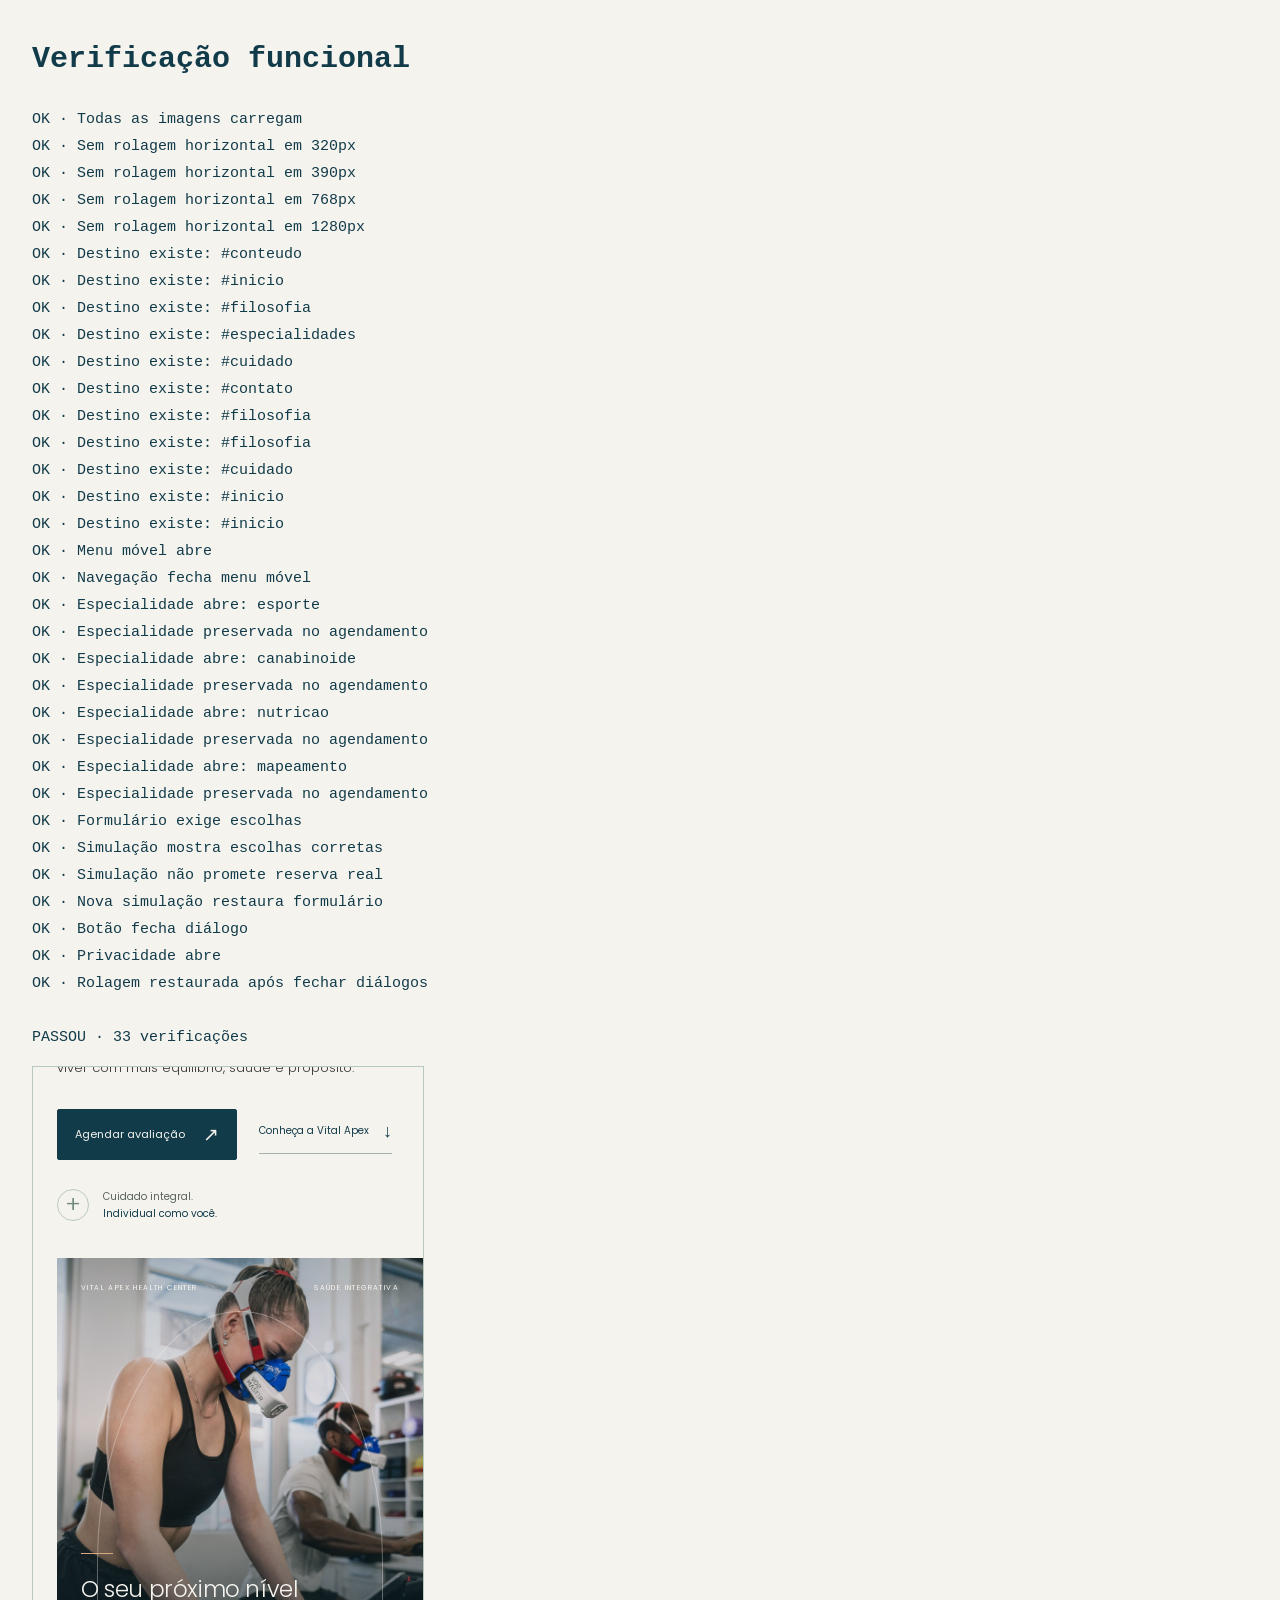
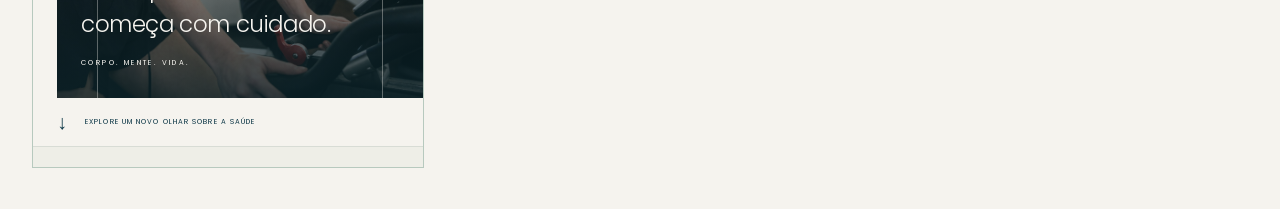
<file: check.html>
<!doctype html>
<html lang="pt-BR">
<meta charset="utf-8">
<title>Verificação — Vital Apex</title>
<style>body{font:15px/1.8 monospace;margin:32px;color:#123b4a;background:#f5f3ee}iframe{width:390px;height:700px;border:1px solid #b7c9be}pre{white-space:pre-wrap}</style>
<h1>Verificação funcional</h1><pre id="output">Executando…</pre><iframe src="index.html" title="Site em teste"></iframe>
<script>
const frame = document.querySelector('iframe');
const output = document.querySelector('#output');
frame.addEventListener('load', async () => {
  const passed = [];
  function check(condition, message) {
    if (!condition) throw new Error(message);
    passed.push('OK · ' + message);
  }
  try {
    const doc = frame.contentDocument;
    await doc.fonts.ready;
    await Promise.all([...doc.images].map(image => { image.loading = 'eager'; return image.decode(); }));
    check([...doc.images].every(image => image.naturalWidth > 0), 'Todas as imagens carregam');
    for (const width of [320, 390, 768, 1280]) {
      frame.style.width = width + 'px';
      await new Promise(resolve => requestAnimationFrame(() => requestAnimationFrame(resolve)));
      check(doc.documentElement.scrollWidth <= doc.documentElement.clientWidth, 'Sem rolagem horizontal em ' + width + 'px');
    }
    frame.style.width = '390px';
    await new Promise(resolve => requestAnimationFrame(resolve));
    for (const link of doc.querySelectorAll('a[href^="#"]')) check(doc.querySelector(link.getAttribute('href')), 'Destino existe: ' + link.getAttribute('href'));
    const menu = doc.querySelector('.menu-toggle');
    menu.click();
    check(menu.getAttribute('aria-expanded') === 'true', 'Menu móvel abre');
    doc.querySelector('nav a').click();
    check(menu.getAttribute('aria-expanded') === 'false', 'Navegação fecha menu móvel');
    const booking = doc.querySelector('#booking-dialog');
    const detail = doc.querySelector('#specialty-dialog');
    for (const button of doc.querySelectorAll('[data-specialty]')) {
      button.click();
      check(detail.open && doc.querySelector('#detail-title').textContent.length > 0, 'Especialidade abre: ' + button.dataset.specialty);
      doc.querySelector('#detail-book').click();
      check(!detail.open && booking.open && doc.querySelector('#specialty').value === button.dataset.specialty, 'Especialidade preservada no agendamento');
      booking.close();
    }
    doc.querySelector('[data-book]').click();
    const form = doc.querySelector('#booking-form');
    check(booking.open && !form.checkValidity(), 'Formulário exige escolhas');
    doc.querySelector('#specialty').value = 'nutricao';
    doc.querySelector('#period').value = 'Manhã';
    form.requestSubmit();
    const result = doc.querySelector('#booking-result');
    check(form.hidden && !result.hidden && result.textContent.includes('Nutrição individualizada · Manhã'), 'Simulação mostra escolhas corretas');
    check(result.textContent.includes('nenhum horário foi reservado'), 'Simulação não promete reserva real');
    result.querySelector('button').click();
    check(!form.hidden && result.hidden, 'Nova simulação restaura formulário');
    booking.querySelector('.dialog-close').click();
    check(!booking.open, 'Botão fecha diálogo');
    doc.querySelector('#privacy-button').click();
    check(doc.querySelector('#privacy-dialog').open, 'Privacidade abre');
    const privacy = doc.querySelector('#privacy-dialog');
    const closed = new Promise(resolve => privacy.addEventListener('close', resolve, { once: true }));
    privacy.close();
    await closed;
    check(!doc.body.classList.contains('dialog-open'), 'Rolagem restaurada após fechar diálogos');
    output.textContent = passed.join('\n') + '\n\nPASSOU · ' + passed.length + ' verificações';
  } catch (error) {
    output.textContent = passed.join('\n') + '\n\nFALHOU · ' + error.message;
    output.style.color = '#a33b2f';
  }
});
</script>
</html>
</file>
<file: styles.css>
@font-face{font-family:Poppins;src:url('assets/poppins-regular.ttf') format('truetype');font-weight:400 600;font-display:swap}
@font-face{font-family:Poppins;src:url('assets/poppins-light.ttf') format('truetype');font-weight:300;font-display:swap}
@font-face{font-family:Amoera;src:url('assets/amoera-brand.ttf') format('truetype');font-weight:400;font-display:swap}
:root{--blue:#123b4a;--paper:#f5f3ee;--sage:#b7c9be;--gold:#d8a980;--ink:#333;--muted:#586360;--line:#d8dcd5;--serif:Amoera,Georgia,serif}
*{box-sizing:border-box}html{scroll-behavior:smooth;scroll-padding-top:100px}body{margin:0;background:var(--paper);color:var(--blue);font:400 14px/1.8 Poppins,Arial,sans-serif}button,input,select{font:inherit}button,a{-webkit-tap-highlight-color:transparent}button{cursor:pointer}a{color:inherit;text-decoration:none}button{color:inherit}img{display:block;max-width:100%;object-fit:cover}button,a,select,summary{touch-action:manipulation}button:focus-visible,a:focus-visible,summary:focus-visible,select:focus-visible{outline:2px solid #a16b3d;outline-offset:5px}::selection{background:var(--sage);color:var(--blue)}.container{width:min(1248px,calc(100% - 112px));margin-inline:auto}.section{padding-block:112px}h1,h2,h3,p{margin:0}h1,h2{font-family:var(--serif);font-weight:400;line-height:1.08;letter-spacing:-.04em;text-transform:lowercase}h2{font-size:56px}h3{font-weight:400;line-height:1.4}p+p{margin-top:20px}.eyebrow{font-size:10px;font-weight:400;letter-spacing:2.1px;line-height:1.7}.eyebrow.line:before{content:'';display:block;width:36px;height:1px;background:var(--gold);margin-bottom:22px}.button{display:inline-flex;justify-content:center;align-items:center;gap:32px;background:var(--blue);border:1px solid var(--blue);color:var(--paper);border-radius:2px;min-height:52px;padding:15px 25px;font-size:12px;line-height:1.5;transition:background .2s,transform .2s}.button span{font-size:19px;line-height:1}.button:hover{background:#235565;border-color:#235565;transform:translateY(-2px)}.text-link{display:inline-flex;align-items:center;gap:22px;font-size:11px;border-bottom:1px solid #a8b2ad;padding-bottom:5px;line-height:1.8}.text-link:hover{border-color:var(--blue)}.text-link span{font-size:18px}.skip-link{position:fixed;top:8px;left:8px;transform:translateY(-200%);z-index:20;background:var(--blue);color:white;padding:12px}.skip-link:focus{transform:none}
.header{height:104px;border-bottom:1px solid var(--line);position:relative;z-index:10}.header-inner{height:100%;display:flex;align-items:center;justify-content:space-between;gap:28px}.brand img{width:210px;height:auto}.header nav{display:flex;gap:30px;align-items:center;font-size:11px}.header nav a{position:relative;padding-block:12px}.header nav a:after{content:'';position:absolute;left:0;bottom:7px;width:0;height:1px;background:var(--gold);transition:width .2s}.header nav a:hover:after{width:100%}.header-cta{min-height:44px;padding:12px 19px;font-size:10px;gap:25px}.menu-toggle{display:none}
.hero{min-height:690px;position:relative;display:grid;grid-template-columns:1fr 1fr;padding:0 0 55px 0}.hero-copy{padding:73px 40px 48px max(56px,calc((100vw - 1248px)/2));align-self:center}.hero .eyebrow{display:flex;align-items:center;gap:12px;font-size:9px;letter-spacing:1.9px;white-space:nowrap}.hero .eyebrow>span{width:24px;height:1px;background:var(--gold)}h1{font-size:clamp(62px,5.65vw,86px);margin-top:28px;line-height:1.04}.gold{color:var(--gold)}.hero-description{font-weight:300;color:var(--ink);font-size:13px;line-height:1.9;margin-top:24px}.hero-actions{display:flex;gap:24px;align-items:center;margin-top:30px}.hero-actions .button{font-size:11px;padding-inline:22px;gap:24px}.hero-actions .text-link{font-size:10px;gap:17px}.hero-note{display:flex;align-items:center;gap:14px;margin-top:42px}.small-cross{width:32px;height:32px;display:grid;place-items:center;border:1px solid #bac9bf;border-radius:50%;font-size:24px;color:#728a7d;line-height:1;font-weight:300}.hero-note p{font-size:9px;color:var(--muted);line-height:1.7}.hero-note strong{font-weight:400;color:var(--blue)}.hero-visual{position:relative;isolation:isolate;overflow:hidden;min-height:635px;background:#566a70}.hero-image{position:absolute;width:100%;height:100%;object-position:center 20%}.hero-shade{position:absolute;inset:0;background:linear-gradient(180deg,rgba(18,59,74,.24),rgba(18,59,74,.06) 38%,rgba(10,34,41,.8))}.image-topline{position:absolute;top:35px;left:36px;right:36px;display:flex;justify-content:space-between;color:var(--paper);font-size:8px;letter-spacing:2px}.hero-arc{position:absolute;border:1px solid rgba(245,243,238,.35);width:77%;height:95%;border-radius:50% 50% 0 0;top:16%;left:12%;border-bottom:0}.image-caption{position:absolute;bottom:38px;left:36px;right:36px;color:var(--paper)}.caption-line{display:block;width:32px;height:1px;background:var(--gold);margin-bottom:18px}.image-caption p{font-size:21px;line-height:1.5;font-weight:300;letter-spacing:-.4px}.image-coordinate{display:block;margin-top:22px;font-size:8px;letter-spacing:2.4px}.scroll-cue{position:absolute;bottom:0;left:max(56px,calc((100vw - 1248px)/2));height:55px;display:flex;align-items:center;gap:18px;font-size:8px;letter-spacing:1.6px}.scroll-cue>span{font-size:20px;letter-spacing:0}.values-strip{border-block:1px solid var(--line);background:#eeeee7}.values-strip .container{display:flex;align-items:center;justify-content:space-between;gap:20px;min-height:82px;font-size:11px}.values-strip i{color:#a4774f;font-size:14px;font-style:normal}
.intro{display:grid;grid-template-columns:1fr 1fr;gap:96px}.intro h2,.section-heading h2,.faq h2{margin-top:27px}.intro-copy{padding-top:24px;color:var(--muted);font-size:12px}.intro-copy .lead{font-size:20px;color:var(--blue);font-weight:300;line-height:1.7;margin-bottom:24px}.intro-copy .text-link{margin-top:28px;color:var(--blue)}.specialties{background:#e9ede6}.section-heading{display:flex;justify-content:space-between;align-items:flex-end;gap:40px}.section-heading>p{font-size:12px;color:var(--muted);padding-bottom:7px}.specialty-grid{display:grid;grid-template-columns:repeat(4,1fr);margin-top:56px;border-top:1px solid #bdc9be;border-bottom:1px solid #bdc9be}.specialty{padding:28px 26px 26px;border-left:1px solid #bdc9be;display:flex;flex-direction:column;transition:background .2s}.specialty:first-child{border-left:none;padding-left:0}.specialty:last-child{padding-right:0}.specialty:hover{background:rgba(245,243,238,.4)}.card-top{display:flex;align-items:center;justify-content:space-between;margin-bottom:34px}.number{font-family:Georgia,serif;color:#946a47;font-size:18px}.card-top svg{width:37px;height:37px;stroke:var(--blue);stroke-width:1.2;stroke-linejoin:round;stroke-linecap:round}.specialty h3{font-size:21px;letter-spacing:-.5px}.specialty p{font-size:11px;line-height:1.9;color:#4b5d55;margin:20px 0 28px}.specialty-more{border:0;border-top:1px solid #c5cec3;background:none;text-align:left;display:flex;justify-content:space-between;align-items:center;padding:17px 0 0;font-size:9px;margin-top:auto;gap:8px}.specialty-more span{font-size:19px}.specialty-more:hover{color:#447261}.specialty-footnote{margin-top:22px;font-size:9px;color:var(--muted)}.care{display:grid;grid-template-columns:1fr 1fr;gap:100px;align-items:center}.care-visual{position:relative;height:620px;background:var(--sage);overflow:hidden}.care-visual img{width:100%;height:100%;object-position:45% 50%;filter:saturate(.65)}.care-visual:after{content:'';position:absolute;inset:0;background:linear-gradient(transparent 40%,rgba(18,59,74,.8))}.care-image-caption{position:absolute;bottom:36px;left:36px;z-index:1;color:var(--paper);font-weight:300;font-size:23px;line-height:1.5}.care-copy h2{margin-top:26px}.care-copy>p:not(.eyebrow){margin-top:25px;color:var(--muted);font-size:12px}.care-steps{list-style:none;margin:33px 0 0;padding:0}.care-steps li{display:flex;gap:23px;padding:22px 0;border-top:1px solid var(--line)}.care-steps li>span{color:#926541;font:16px Georgia,serif;padding-top:3px}.care-steps h3{font-size:13px;margin-bottom:7px}.care-steps p{font-size:11px;color:var(--muted);line-height:1.8}.manifesto{background:var(--blue);color:var(--paper);text-align:center;padding:64px 0 68px;position:relative;overflow:hidden}.manifesto img{height:74px;width:74px;margin:0 auto 24px;opacity:.8}.manifesto p{font-size:29px;font-weight:300;line-height:1.6;letter-spacing:-.5px}.manifesto .container>span{display:block;color:var(--sage);font-size:8px;letter-spacing:2.2px;margin-top:24px}.faq{display:grid;grid-template-columns:.85fr 1.15fr;gap:96px}.faq>div>p:last-child{margin-top:24px;font-size:12px;color:var(--muted)}.faq-list{border-top:1px solid var(--line);margin-top:20px}details{border-bottom:1px solid var(--line)}summary{list-style:none;cursor:pointer;display:flex;align-items:center;justify-content:space-between;gap:30px;font-size:12px;line-height:1.8;padding:25px 0}summary::-webkit-details-marker{display:none}summary>span{font-size:22px;font-weight:300;transition:transform .2s}details[open] summary>span{transform:rotate(45deg)}details>p{font-size:12px;color:var(--muted);padding:0 28px 25px 0}summary:hover{color:#47705d}.contact{background:var(--sage)}.contact-inner{display:grid;grid-template-columns:1fr 1fr;gap:110px;align-items:center}.contact h2{margin-top:25px}.contact h2+p{font-size:12px;margin:25px 0 28px}.contact-details{border-left:1px solid #8da697;padding-left:70px}.tag{display:inline-block;border:1px solid #7b9586;border-radius:30px;padding:4px 10px;font-size:8px;letter-spacing:1px}.contact-details>p{font-size:10px;margin:16px 0 25px;max-width:320px}.contact-details>div{margin-top:22px}.contact-label{display:block;font-size:8px;letter-spacing:1.7px;margin-bottom:6px}.contact-value{font-size:14px;line-height:1.8}.footer{padding-top:37px}.footer-top{display:flex;align-items:center;justify-content:space-between;gap:30px;padding-bottom:32px}.footer-top p{font-size:10px;color:var(--muted)}.footer-top .text-link{font-size:10px}.footer-bottom{padding:22px 0;border-top:1px solid var(--line);display:flex;align-items:center;justify-content:space-between;gap:24px;font-size:8px;color:var(--muted)}.footer-bottom button{padding:0;border:0;background:none;font-size:9px;text-decoration:underline;text-underline-offset:3px}
dialog{background:var(--paper);border:1px solid var(--line);border-radius:2px;padding:48px;width:min(550px,calc(100% - 32px));max-height:calc(100dvh - 48px);color:var(--blue);box-shadow:0 20px 100px #123b4a33}dialog::backdrop{background:#0e2834a6;backdrop-filter:blur(5px)}dialog h2{font:400 28px/1.3 Poppins,Arial,sans-serif;letter-spacing:-.8px;text-transform:none;margin:20px 0}dialog h3{font-size:13px;margin:24px 0 12px}dialog p,dialog li{font-size:12px;color:var(--muted)}dialog ul{padding-left:18px}.dialog-close{position:absolute;top:10px;right:15px;width:36px;height:36px;border:0;background:none;font-size:28px;font-weight:300}.demo-notice{border-left:2px solid var(--gold);padding-left:14px;margin-bottom:26px}form{display:grid;gap:10px}label{font-size:11px}select{width:100%;min-height:48px;padding:10px 12px;border:1px solid #a3b3a7;background:var(--paper);border-radius:2px;color:var(--blue);font-size:12px;margin-bottom:14px}form .button{margin-top:8px}.detail-note{font-size:10px!important;margin:24px 0}.dialog-close:hover{background:#e4e9e1}#booking-result{padding:20px;background:#e3e9df;font-size:12px;border-left:2px solid #2f6b4f}#booking-result strong{display:block;font-weight:400;color:#2f6b4f;margin-bottom:12px}#booking-result p+p{margin-top:12px}#booking-result .button{margin-top:22px}.dialog-open{overflow:hidden}[hidden]{display:none!important}
@media(min-width:1600px){.hero-copy{padding-right:70px}.hero-visual{min-height:710px}.hero{min-height:765px}h1{font-size:94px}}
@media(max-width:1150px){.container{width:calc(100% - 64px)}.header nav{gap:20px}.brand img{width:180px}.header-inner{gap:15px}.hero-copy{padding-left:32px;padding-right:24px}.hero .eyebrow{font-size:8px;letter-spacing:1.3px}h1{font-size:66px}.hero-actions{gap:16px;flex-wrap:wrap}.hero-actions .button{gap:18px;padding-inline:16px}.hero-actions .text-link{font-size:9px}.scroll-cue{left:32px}.intro,.care,.faq{gap:55px}.contact-inner{gap:65px}.contact-details{padding-left:40px}.specialty{padding-inline:20px}.specialty h3{font-size:18px}h2{font-size:48px}}
@media(max-width:850px){.header{height:88px}.header-inner{gap:20px}.header nav{position:absolute;top:88px;left:0;right:0;background:var(--paper);border-bottom:1px solid var(--line);padding:20px 32px;display:none;flex-direction:column;align-items:stretch;gap:0}.header nav.is-open{display:flex}.header nav a{font-size:14px;padding:14px 0}.header-cta{margin-left:auto}.menu-toggle{display:flex;flex-direction:column;justify-content:center;gap:6px;order:3;width:40px;height:44px;padding:8px;border:0;background:none}.menu-toggle span{height:1px;width:24px;background:var(--blue);transition:transform .2s}.menu-toggle[aria-expanded=true] span:first-child{transform:translateY(3.5px) rotate(45deg)}.menu-toggle[aria-expanded=true] span:last-child{transform:translateY(-3.5px) rotate(-45deg)}.hero{min-height:635px}.hero-copy{padding-top:55px;padding-bottom:36px}.hero-visual{min-height:580px}h1{font-size:58px}.hero .eyebrow{white-space:normal;max-width:280px}.hero-description{font-size:12px}.desktop-break{display:none}.hero-actions{align-items:flex-start;flex-direction:column;gap:18px}.hero-note{margin-top:30px}.hero-image{object-position:center 20%}.image-topline{left:24px;right:24px;font-size:6px;letter-spacing:1.4px}.image-caption{left:24px}.image-caption p{font-size:18px}.values-strip .container{font-size:9px;gap:12px;min-height:72px}.values-strip i{font-size:10px}.section{padding-block:80px}.intro{gap:40px}.intro-copy{padding-top:10px}.intro-copy .lead{font-size:18px}.specialty-grid{grid-template-columns:repeat(2,1fr)}.specialty{padding:28px!important;border-left:1px solid #bdc9be!important}.specialty:nth-child(odd){border-left:0!important}.specialty:nth-child(-n+2){border-bottom:1px solid #bdc9be}.specialty h3{font-size:22px}.specialty-more{font-size:11px}.specialty p{font-size:12px}.section-heading{align-items:flex-start}.section-heading>p{font-size:11px;max-width:180px;padding-top:50px}.care{gap:40px}.care-visual{height:600px}.care-copy h2{font-size:45px}.care-image-caption{left:24px;font-size:20px}.faq{gap:40px;grid-template-columns:.8fr 1.2fr}.faq h2{font-size:43px}.contact-inner{gap:40px}.contact-details{padding-left:30px}.footer-bottom{flex-wrap:wrap;gap:12px}.footer-top img{width:180px}.footer-top p{font-size:9px}}
@media(max-width:600px){html{scroll-padding-top:24px}.container{width:calc(100% - 40px)}.header{height:80px}.header-inner{gap:8px}.brand img{width:158px}.header-cta{font-size:9px;min-height:39px;padding:10px 12px;gap:12px}.header-cta span{font-size:16px}.menu-toggle{width:32px}.header nav{top:80px;padding-inline:20px}.hero{grid-template-columns:1fr;padding-bottom:48px}.hero-copy{padding:45px 24px 36px}.hero .eyebrow{font-size:8px;max-width:none;letter-spacing:1.5px;gap:10px}h1{font-size:clamp(48px,15.2vw,64px);margin-top:24px}.hero-description{font-size:13px;max-width:300px;margin-top:22px}.hero-actions{flex-direction:row;align-items:center;gap:22px;flex-wrap:wrap;margin-top:28px}.hero-actions .button{min-height:49px;font-size:11px;padding-inline:17px}.hero-actions .text-link{font-size:10px;gap:14px}.hero-note{margin-top:28px}.hero-note p{font-size:10px}.hero-visual{min-height:440px;margin-left:24px}.hero-image{object-position:center 20%}.image-topline{font-size:7px;top:24px}.image-caption{bottom:28px}.hero-arc{top:12%;height:114%;width:78%;left:11%}.image-caption p{font-size:23px}.image-coordinate{font-size:7px;margin-top:16px}.scroll-cue{left:24px;height:48px;font-size:7px;letter-spacing:1.1px}.values-strip .container{display:grid;grid-template-columns:1fr 1fr;min-height:110px;padding-block:20px;gap:12px 15px;font-size:10px}.values-strip i{display:none}.values-strip span:before{content:'+';color:#926541;margin-right:10px}.section{padding-block:64px}h2{font-size:45px}.eyebrow{font-size:8px;letter-spacing:1.6px}.intro,.care,.faq,.contact-inner{grid-template-columns:1fr;gap:34px}.intro-copy{padding-top:0}.intro-copy .lead{font-size:20px}.intro-copy>p{font-size:12px}.intro h2,.section-heading h2,.faq h2{margin-top:22px}.section-heading{display:block}.section-heading>p{padding-top:24px;max-width:none;font-size:12px}.specialty-grid{margin-top:32px}.specialty{padding:24px 15px!important}.specialty:nth-child(odd){padding-left:0!important}.specialty:nth-child(even){padding-right:0!important}.specialty h3{font-size:17px;letter-spacing:-.4px}.specialty p{font-size:10px;margin:16px 0 24px}.card-top{margin-bottom:24px}.card-top svg{width:30px;height:30px}.specialty-more{font-size:9px;line-height:1.7;gap:10px}.specialty-more span{font-size:17px}.specialty-footnote{font-size:8px;line-height:1.8}.care-visual{height:440px;margin-right:20px}.care-image-caption{font-size:23px}.care-copy{padding-top:6px}.care-copy h2{font-size:clamp(38px,12vw,52px)}.care-steps{margin-top:25px}.care-steps h3{font-size:14px}.care-steps p{font-size:12px}.manifesto{padding:48px 0}.manifesto p{font-size:22px;line-height:1.7}.manifesto img{width:64px;height:64px;margin-bottom:20px}.manifesto .container>span{font-size:7px;letter-spacing:1.7px}.faq{gap:28px}.faq h2{font-size:45px}.faq-list{margin-top:0}summary{font-size:12px;gap:20px;padding:22px 0}.contact-inner{gap:42px}.contact h2{font-size:52px}.contact-details{border-left:0;border-top:1px solid #8da697;padding:30px 0 0}.contact-details>div{display:grid;grid-template-columns:110px 1fr;gap:15px}.contact-label{padding-top:5px}.contact-value{font-size:13px}.footer-top{flex-wrap:wrap;gap:16px;padding-bottom:28px}.footer-top img{width:185px}.footer-top p{font-size:10px}.footer-top .text-link{margin-top:8px}.footer-bottom{align-items:flex-start;font-size:8px;padding-bottom:25px;gap:12px}.footer-bottom>span:nth-child(2){order:3;flex-basis:100%}.footer-bottom button{margin-left:auto}dialog{padding:38px 24px 28px}dialog h2{font-size:25px}.dialog-close{top:5px;right:7px}}
@media(prefers-reduced-motion:reduce){html{scroll-behavior:auto}*,*:before,*:after{transition:none!important;animation:none!important}}

.specialty-photo{width:100%;height:190px;object-fit:cover;object-position:center 40%;margin-bottom:26px;filter:saturate(.7)}@media(max-width:850px){.specialty-photo{height:230px}}@media(max-width:600px){.specialty-photo{height:170px;margin-bottom:22px}}@media(max-width:360px){.specialty h3{font-size:15px}.specialty-photo{height:145px}}

.specialty:first-child .specialty-photo{object-position:65% center}

.specialty:nth-child(2) .specialty-photo{object-position:center 72%}
</file>
